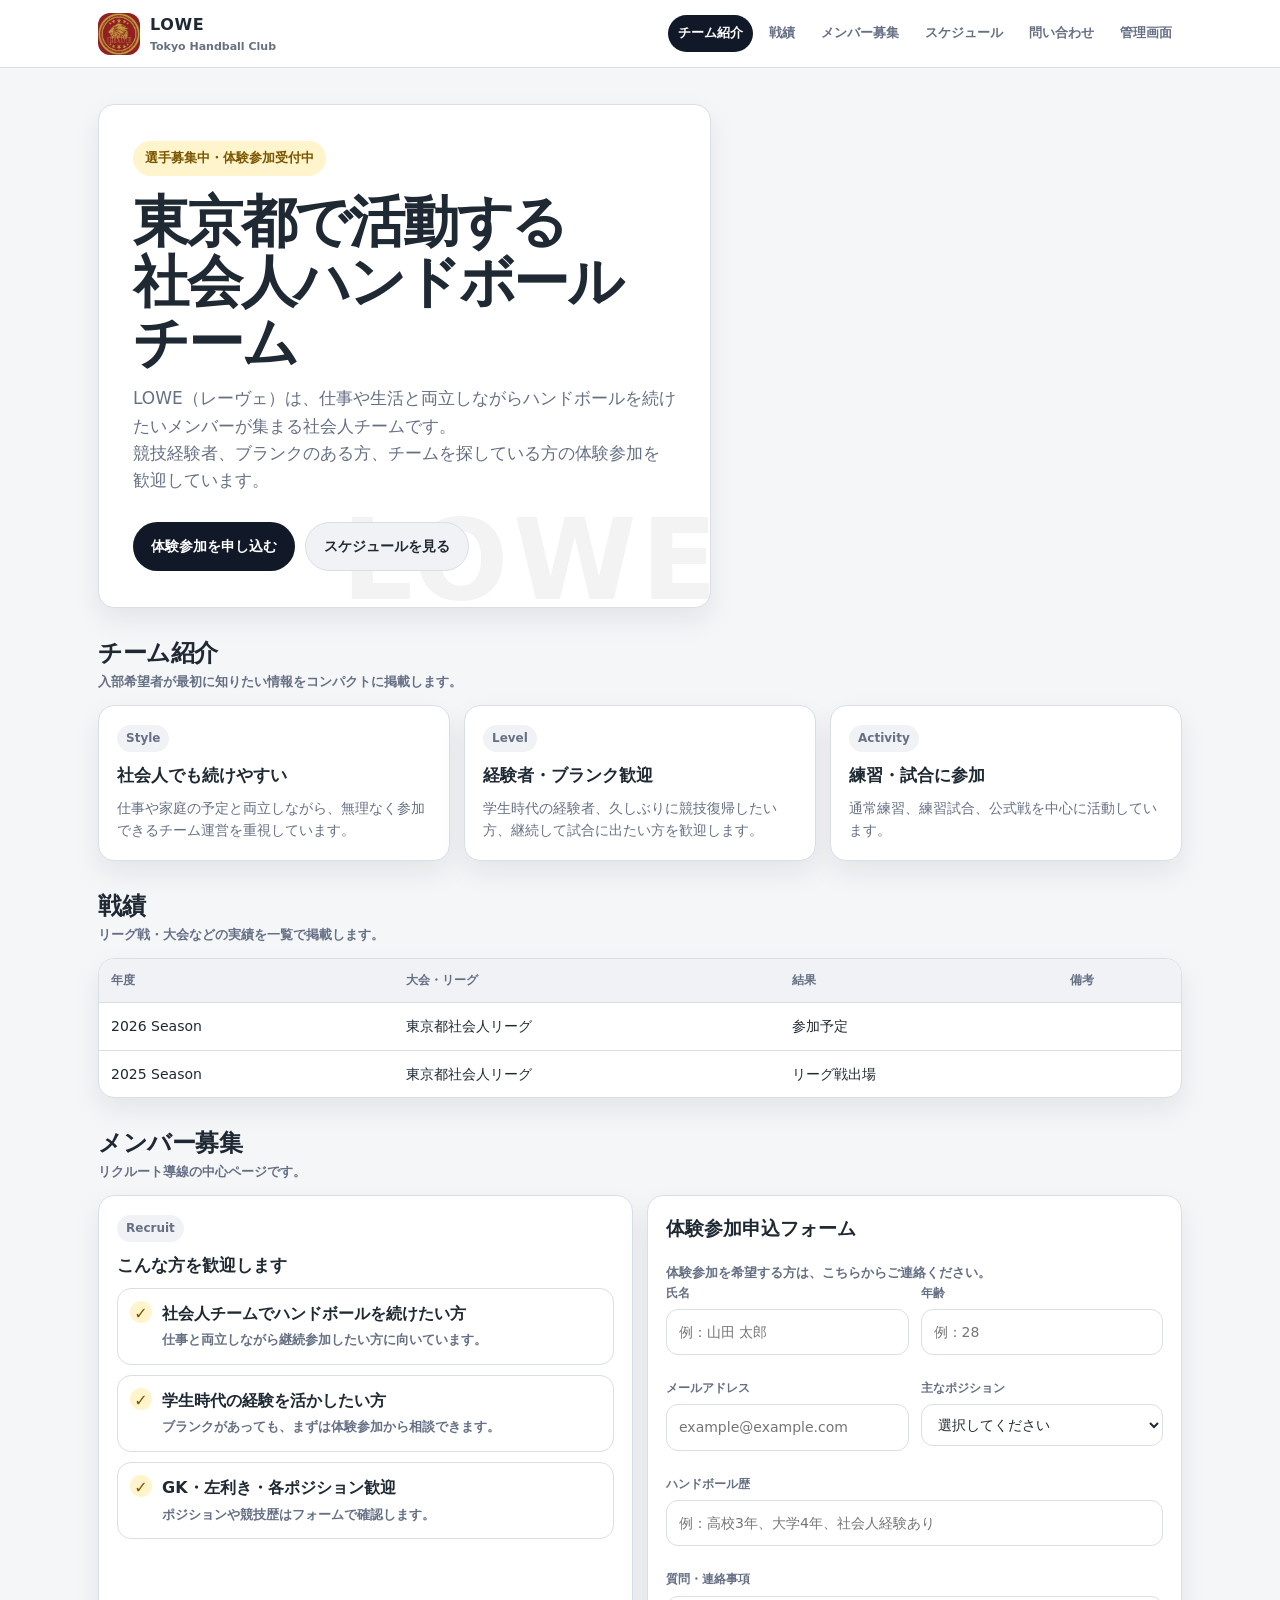
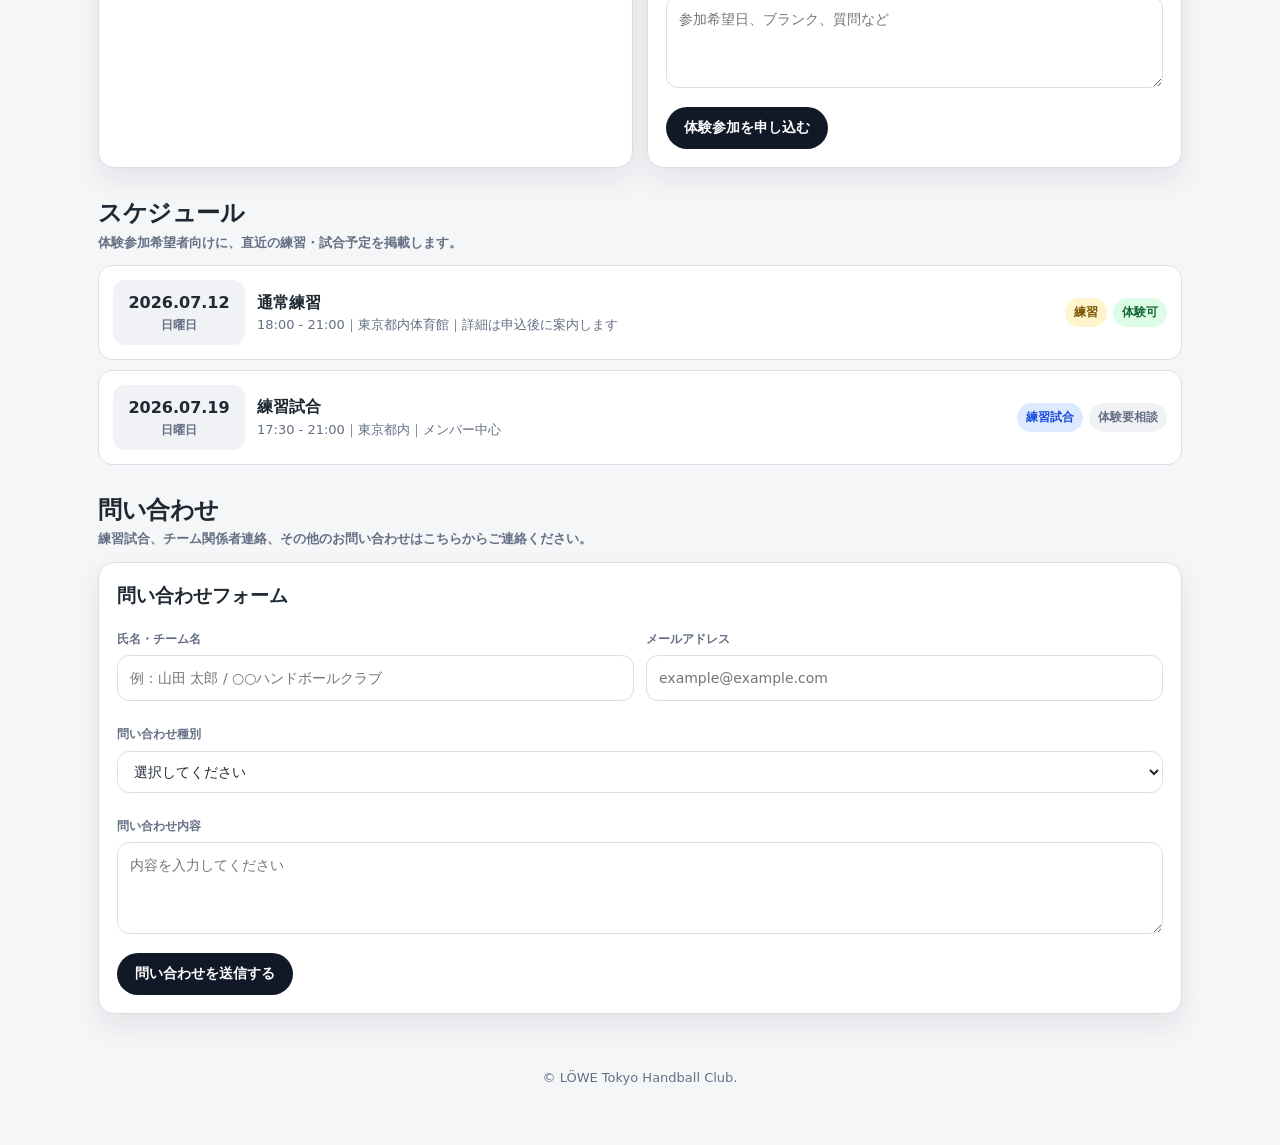
<file: index.html>
<!DOCTYPE html>
<html lang="ja">
<head>
  <meta charset="UTF-8">
  <meta name="viewport" content="width=device-width, initial-scale=1.0">
  <title>LÖWE｜東京都社会人ハンドボールクラブ</title>
  <meta name="description" content="LÖWE（レーヴェ）は東京都で活動する社会人ハンドボールクラブです。選手募集、体験参加、練習・試合予定を掲載しています。">
  <link rel="stylesheet" href="./styles.css">
</head>
<body>
  <header class="site-header">
    <div class="header-inner">
      <a href="./index.html#top" class="brand"><span class="brand-mark"><img src="./images/logo.png" alt="LOWE logo" onerror="this.style.display='none'; this.parentElement.classList.add('logo-fallback');"></span><span>LOWE<span class="brand-sub">Tokyo Handball Club</span></span></a>
      <nav class="nav" aria-label="メニュー">
        <a href="#about">チーム紹介</a>
        <a href="#records">戦績</a>
        <a href="#recruit">メンバー募集</a>
        <a href="#schedule">スケジュール</a>
        <a href="#contact">問い合わせ</a>
        <a href="./admin.html">管理画面</a>
      </nav>
    </div>
  </header>

  <main id="top" class="container">
    <section class="hero">
      <div class="hero-main">
        <div>
          <span id="heroBadge" class="badge">読み込み中...</span>
          <h1 id="heroTitle"></h1>
          <p id="heroLead" class="lead"></p>
        </div>
        <div class="hero-actions">
          <a id="heroPrimaryButton" class="btn btn-primary" href="#recruit"></a>
          <a id="heroSecondaryButton" class="btn btn-secondary" href="#schedule"></a>
        </div>
      </div>
      <div id="heroGallery" class="hero-gallery hidden"></div>
    </section>

    <section id="about" class="section">
      <div class="section-head"><div><h2>チーム紹介</h2><p id="aboutNote" class="section-note"></p></div></div>
      <div id="aboutCards" class="grid-3"></div>
    </section>

    <section id="records" class="section">
      <div class="section-head"><div><h2>戦績</h2><p class="section-note">リーグ戦・大会などの実績を一覧で掲載します。</p></div></div>
      <div class="table-wrap compact-table">
        <table><thead><tr><th>年度</th><th>大会・リーグ</th><th>結果</th><th>備考</th></tr></thead><tbody id="recordList"></tbody></table>
      </div>
    </section>

    <section id="recruit" class="section">
      <div class="section-head"><div><h2>メンバー募集</h2><p id="recruitNote" class="section-note"></p></div></div>
      <div class="grid-2">
        <div class="card"><span class="card-kicker">Recruit</span><h3 id="recruitTitle"></h3><ul id="recruitList" class="recruit-list"></ul></div>
        <div class="form-box">
          <h3 style="margin-top:0;">体験参加申込フォーム</h3>
          <p class="section-note">体験参加を希望する方は、こちらからご連絡ください。</p>
          <form id="trialForm">
            <div class="form-grid">
              <div class="form-row"><label for="name">氏名</label><input id="name" type="text" placeholder="例：山田 太郎" required></div>
              <div class="form-row"><label for="age">年齢</label><input id="age" type="number" placeholder="例：28"></div>
              <div class="form-row"><label for="email">メールアドレス</label><input id="email" type="email" placeholder="example@example.com" required></div>
              <div class="form-row"><label for="position">主なポジション</label><select id="position" required><option value="">選択してください</option><option>GK</option><option>LW</option><option>RW</option><option>PV</option><option>CB</option><option>LB</option><option>RB</option><option>複数ポジション可</option></select></div>
              <div class="form-row full"><label for="history">ハンドボール歴</label><input id="history" type="text" placeholder="例：高校3年、大学4年、社会人経験あり"></div>
              <div class="form-row full"><label for="message">質問・連絡事項</label><textarea id="message" placeholder="参加希望日、ブランク、質問など"></textarea></div>
            </div>
            <button class="btn btn-primary" type="submit">体験参加を申し込む</button>
            <div id="formNotice" class="notice">体験参加申込を送信しました。</div>
          </form>
        </div>
      </div>
    </section>

    <section id="schedule" class="section">
      <div class="section-head"><div><h2>スケジュール</h2><p class="section-note">体験参加希望者向けに、直近の練習・試合予定を掲載します。</p></div></div>
      <div id="scheduleList" class="schedule-list"></div>
    </section>

    <section id="contact" class="section">
      <div class="section-head"><div><h2>問い合わせ</h2><p class="section-note">練習試合、チーム関係者連絡、その他のお問い合わせはこちらからご連絡ください。</p></div></div>
      <div class="form-box">
        <h3 style="margin-top:0;">問い合わせフォーム</h3>
        <form id="contactForm">
          <div class="form-grid">
            <div class="form-row"><label for="contactName">氏名・チーム名</label><input id="contactName" type="text" placeholder="例：山田 太郎 / ○○ハンドボールクラブ" required></div>
            <div class="form-row"><label for="contactEmail">メールアドレス</label><input id="contactEmail" type="email" placeholder="example@example.com" required></div>
            <div class="form-row full"><label for="contactCategory">問い合わせ種別</label><select id="contactCategory" required><option value="">選択してください</option><option>練習試合の相談</option><option>合同練習の相談</option><option>大会・関係者連絡</option><option>その他</option></select></div>
            <div class="form-row full"><label for="contactMessage">問い合わせ内容</label><textarea id="contactMessage" placeholder="内容を入力してください" required></textarea></div>
          </div>
          <button class="btn btn-primary" type="submit">問い合わせを送信する</button>
          <div id="contactNotice" class="notice">問い合わせを送信しました。</div>
        </form>
      </div>
    </section>

    <footer class="footer">© LÖWE Tokyo Handball Club.</footer>
  </main>

  <script>window.LOWE_CONFIG = { API_URL: 'https://script.google.com/macros/s/AKfycbwyia8Nlp12G9dh4fAoDj5HJZ_Hp--eAXgDvvhFyzN0VoirF3Um8paBgnr2kawOHe3fKA/exec' };</script>
  <script src="./app.js"></script>
</body>
</html>
</file>
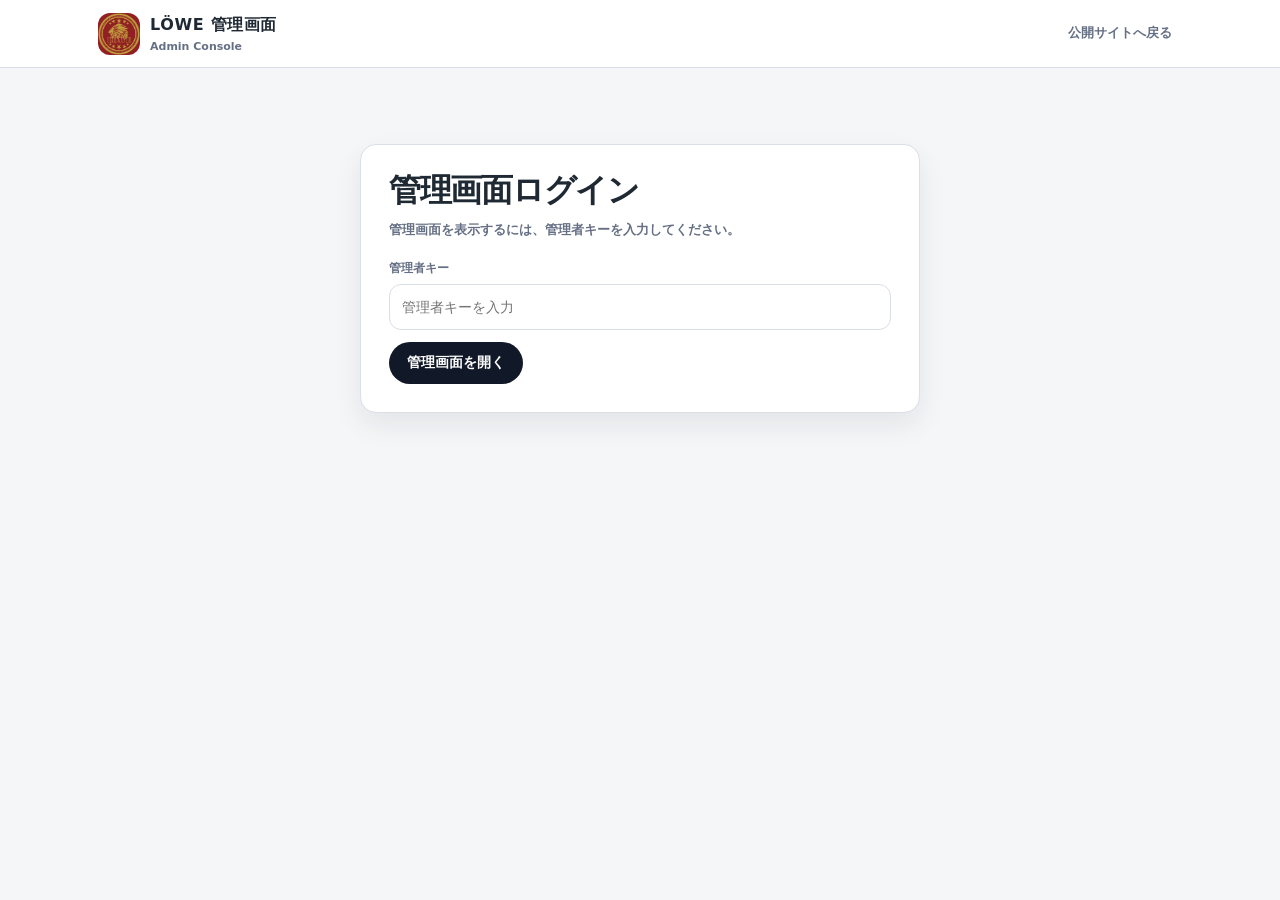
<file: admin.html>
<!DOCTYPE html>
<html lang="ja">
<head>
  <meta charset="UTF-8">
  <meta name="viewport" content="width=device-width, initial-scale=1.0">
  <title>LÖWE｜管理画面</title>
  <link rel="stylesheet" href="./styles.css">
</head>
<body>
  <header class="site-header">
    <div class="header-inner">
      <a href="./index.html#top" class="brand"><span class="brand-mark"><img src="./images/logo.png" alt="LOWE logo" onerror="this.style.display='none'; this.parentElement.classList.add('logo-fallback');"></span><span>LÖWE 管理画面<span class="brand-sub">Admin Console</span></span></a>
      <nav class="nav" aria-label="メニュー"><a href="./index.html">公開サイトへ戻る</a></nav>
    </div>
  </header>

  <main class="container">
    <section id="adminLogin" class="section">
      <div class="admin-login-card">
        <h1 style="font-size:32px;margin-top:0;">管理画面ログイン</h1>
        <p class="section-note">管理画面を表示するには、管理者キーを入力してください。</p>
        <form id="adminLoginForm" style="margin-top:18px;">
          <div class="form-row"><label for="adminKeyInput">管理者キー</label><input id="adminKeyInput" type="password" placeholder="管理者キーを入力" required></div>
          <button class="btn btn-primary" type="submit">管理画面を開く</button>
          <div id="loginNotice" class="notice">ログインしました。</div>
        </form>
      </div>
    </section>

    <section id="adminApp" class="section hidden">
      <div class="section-head"><div><h2>管理画面</h2><p class="section-note">タブを切り替えて各コンテンツを編集できます。</p></div></div>
      <div class="admin-box">
        <div class="admin-note">保存内容はGoogleスプレッドシートに反映され、公開サイト側にも表示されます。</div>
        <div class="admin-tabs" role="tablist">
          <button class="tab-btn active" type="button" data-tab="tabTop">トップページ</button>
          <button class="tab-btn" type="button" data-tab="tabAbout">チーム紹介</button>
          <button class="tab-btn" type="button" data-tab="tabRecruit">メンバー募集</button>
          <button class="tab-btn" type="button" data-tab="tabRecords">戦績</button>
          <button class="tab-btn" type="button" data-tab="tabSchedule">スケジュール</button>
        </div>

        <div id="tabTop" class="tab-panel active">
          <form id="topForm">
            <h3 style="margin-top:0;">トップページ編集</h3>
            <div class="form-grid">
              <div class="form-row full"><label for="editBadge">募集バッジ</label><input id="editBadge" type="text"></div>
              <div class="form-row full"><label for="editTitle">メイン見出し</label><textarea id="editTitle"></textarea></div>
              <div class="form-row full"><label for="editLead">説明文</label><textarea id="editLead"></textarea></div>
              <div class="form-row"><label for="editPrimaryText">メインボタン文言</label><input id="editPrimaryText" type="text"></div>
              <div class="form-row"><label for="editPrimaryLink">メインボタンリンク</label><input id="editPrimaryLink" type="text"></div>
              <div class="form-row"><label for="editSecondaryText">サブボタン文言</label><input id="editSecondaryText" type="text"></div>
              <div class="form-row"><label for="editSecondaryLink">サブボタンリンク</label><input id="editSecondaryLink" type="text"></div>
              <div class="form-row full"><label for="editImage1">トップ画像1 URL</label><input id="editImage1" type="url" placeholder="https://..."></div>
              <div class="form-row full"><label for="editImage2">トップ画像2 URL</label><input id="editImage2" type="url" placeholder="https://..."></div>
              <div class="form-row full"><label for="editImage3">トップ画像3 URL</label><input id="editImage3" type="url" placeholder="https://..."></div>
            </div>
            <div class="admin-actions"><button class="btn btn-primary" type="submit">トップページを保存する</button></div>
            <div id="topNotice" class="notice">トップページを更新しました。</div>
          </form>
        </div>

        <div id="tabAbout" class="tab-panel">
          <form id="aboutForm">
            <h3 style="margin-top:0;">チーム紹介編集</h3>
            <div class="form-row full"><label for="editAboutNote">チーム紹介の補足文</label><input id="editAboutNote" type="text"></div>
            <div id="aboutEditArea"></div>
            <div class="admin-actions"><button class="btn btn-primary" type="submit">チーム紹介を保存する</button></div>
            <div id="aboutNotice" class="notice">チーム紹介を更新しました。</div>
          </form>
        </div>

        <div id="tabRecruit" class="tab-panel">
          <form id="recruitForm">
            <h3 style="margin-top:0;">メンバー募集編集</h3>
            <div class="form-row full"><label for="editRecruitNote">メンバー募集の補足文</label><input id="editRecruitNote" type="text"></div>
            <div class="form-row full"><label for="editRecruitTitle">募集欄の見出し</label><input id="editRecruitTitle" type="text"></div>
            <div id="recruitEditArea"></div>
            <div class="admin-actions"><button class="btn btn-primary" type="submit">メンバー募集を保存する</button></div>
            <div id="recruitNotice" class="notice">メンバー募集を更新しました。</div>
          </form>
        </div>

        <div id="tabRecords" class="tab-panel">
          <h3 style="margin-top:0;">戦績登録・更新</h3>
          <form id="recordForm">
            <input id="recordId" type="hidden">
            <div class="form-grid">
              <div class="form-row"><label for="recordSeason">年度・シーズン</label><input id="recordSeason" type="text" placeholder="例：2026 Season" required></div>
              <div class="form-row"><label for="recordCompetition">大会・リーグ名</label><input id="recordCompetition" type="text" placeholder="例：東京都社会人リーグ" required></div>
              <div class="form-row full"><label for="recordResult">結果</label><input id="recordResult" type="text" placeholder="例：2部リーグ 3位"></div>
              <div class="form-row full"><label for="recordNote">備考</label><textarea id="recordNote" placeholder="例：新体制でリーグ戦に参加。"></textarea></div>
            </div>
            <div class="admin-actions"><button class="btn btn-primary" type="submit">登録・更新する</button><button id="clearRecordForm" class="btn btn-secondary" type="button">入力をクリア</button></div>
            <div id="recordNotice" class="notice">戦績を更新しました。</div>
          </form>
          <div style="height:16px;"></div>
          <div class="table-wrap"><table><thead><tr><th>年度</th><th>大会・リーグ</th><th>結果</th><th>備考</th><th>操作</th></tr></thead><tbody id="recordAdminTable"></tbody></table></div>
        </div>

        <div id="tabSchedule" class="tab-panel">
          <h3 style="margin-top:0;">スケジュール登録・更新</h3>
          <form id="scheduleForm">
            <input id="scheduleId" type="hidden">
            <div class="form-grid">
              <div class="form-row"><label for="scheduleDate">日付</label><input id="scheduleDate" type="date" required></div>
              <div class="form-row"><label for="scheduleType">種別</label><select id="scheduleType"><option>練習</option><option>練習試合</option><option>公式戦</option><option>イベント</option></select></div>
              <div class="form-row"><label for="scheduleStartTime">開始時間</label><input id="scheduleStartTime" type="time"></div>
              <div class="form-row"><label for="scheduleEndTime">終了時間</label><input id="scheduleEndTime" type="time"></div>
              <div class="form-row"><label for="scheduleTitleInput">内容</label><input id="scheduleTitleInput" type="text" placeholder="例：通常練習" required></div>
              <div class="form-row"><label for="schedulePlace">場所</label><input id="schedulePlace" type="text" placeholder="例：東京都内体育館"></div>
              <div class="form-row"><label for="scheduleTrialStatus">体験参加</label><select id="scheduleTrialStatus"><option>可</option><option>要相談</option><option>不可</option></select></div>
              <div class="form-row"><label for="scheduleNote">公開メモ</label><input id="scheduleNote" type="text" placeholder="例：詳細は申込後に案内します"></div>
            </div>
            <div class="admin-actions"><button class="btn btn-primary" type="submit">登録・更新する</button><button id="clearScheduleForm" class="btn btn-secondary" type="button">入力をクリア</button></div>
            <div id="scheduleNotice" class="notice">スケジュールを更新しました。</div>
          </form>
          <div style="height:16px;"></div>
          <div class="table-wrap"><table><thead><tr><th>日付</th><th>内容</th><th>時間</th><th>場所</th><th>種別</th><th>体験参加</th><th>操作</th></tr></thead><tbody id="scheduleAdminTable"></tbody></table></div>
        </div>
      </div>
    </section>
  </main>

  <script>window.LOWE_CONFIG = { API_URL: 'https://script.google.com/macros/s/AKfycbwyia8Nlp12G9dh4fAoDj5HJZ_Hp--eAXgDvvhFyzN0VoirF3Um8paBgnr2kawOHe3fKA/exec' };</script>
  <script src="./admin.js"></script>
</body>
</html>
</file>
<file: styles.css>
:root {
  --bg: #f5f6f8;
  --surface: #ffffff;
  --surface-soft: #f0f2f5;
  --text: #1f2933;
  --muted: #667085;
  --line: #d9dee7;
  --main: #111827;
  --accent: #d7a21b;
  --accent-soft: #fff4cc;
  --red: #c2410c;
  --radius: 16px;
  --shadow: 0 12px 28px rgba(16, 24, 40, 0.08);
}

* { box-sizing: border-box; }
html { scroll-behavior: smooth; }
body {
  margin: 0;
  font-family: system-ui, -apple-system, BlinkMacSystemFont, "Segoe UI", sans-serif;
  color: var(--text);
  background: var(--bg);
  line-height: 1.6;
}
a { color: inherit; text-decoration: none; }
.hidden { display: none !important; }

.site-header {
  position: sticky;
  top: 0;
  z-index: 20;
  background: rgba(255, 255, 255, 0.94);
  border-bottom: 1px solid var(--line);
  backdrop-filter: blur(10px);
}
.header-inner {
  max-width: 1120px;
  margin: 0 auto;
  padding: 12px 18px;
  display: flex;
  align-items: center;
  justify-content: space-between;
  gap: 16px;
}
.brand {
  display: flex;
  align-items: center;
  gap: 10px;
  font-weight: 800;
  letter-spacing: 0.04em;
}
.brand-mark {
  width: 42px;
  height: 42px;
  border-radius: 12px;
  background: var(--main);
  color: var(--accent);
  display: grid;
  place-items: center;
  overflow: hidden;
  flex: 0 0 auto;
}

.brand-mark img {
  width: 100%;
  height: 100%;
  object-fit: cover;
  display: block;
}

.brand-mark.logo-fallback::before {
  content: "L";
  font-size: 22px;
  font-weight: 900;
}
.brand-sub {
  display: block;
  font-size: 11px;
  color: var(--muted);
  font-weight: 600;
  letter-spacing: 0;
}
.nav {
  display: flex;
  gap: 6px;
  flex-wrap: wrap;
  justify-content: flex-end;
}
.nav a {
  padding: 8px 10px;
  border-radius: 999px;
  font-size: 13px;
  color: var(--muted);
  font-weight: 700;
}
.nav a:hover { background: var(--surface-soft); color: var(--text); }

.nav a.active { background: var(--main); color: #ffffff; }
.container {
  max-width: 1120px;
  margin: 0 auto;
  padding: 22px 18px 56px;
}
.hero {
  display: grid;
  grid-template-columns: minmax(0, 1.15fr) minmax(320px, 0.85fr);
  gap: 18px;
  margin-top: 14px;
  align-items: stretch;
}
.hero-main,
.hero-gallery,
.card,
.form-box,
.admin-box,
.admin-login-card {
  background: var(--surface);
  border: 1px solid var(--line);
  border-radius: var(--radius);
  box-shadow: var(--shadow);
}
.admin-login-card {
  max-width: 560px;
  margin: 54px auto 0;
  padding: 28px;
}
.hero-main {
  padding: 36px 34px;
  min-height: 360px;
  display: flex;
  flex-direction: column;
  justify-content: space-between;
  overflow: hidden;
  position: relative;
}
.hero-main::after {
  content: "LOWE";
  position: absolute;
  right: -12px;
  bottom: -44px;
  font-size: 112px;
  font-weight: 900;
  color: rgba(17, 24, 39, 0.05);
  letter-spacing: 0.04em;
  pointer-events: none;
}
.hero-gallery {
  padding: 14px;
  display: grid;
  grid-template-columns: 1.15fr 0.85fr;
  grid-template-rows: 1fr 1fr;
  gap: 10px;
  min-height: 360px;
}
.hero-gallery.hidden { display: none; }
.hero-img {
  width: 100%;
  height: 100%;
  border-radius: 14px;
  object-fit: cover;
  background: var(--surface-soft);
  display: block;
}
.hero-img-main { grid-row: 1 / 3; }
.hero-gallery.one { grid-template-columns: 1fr; grid-template-rows: 1fr; }
.hero-gallery.one .hero-img-main { grid-row: auto; }
.hero-gallery.two { grid-template-columns: 1fr 1fr; grid-template-rows: 1fr; }
.hero-gallery.two .hero-img-main { grid-row: auto; }

.badge {
  display: inline-flex;
  width: fit-content;
  padding: 7px 12px;
  border-radius: 999px;
  background: var(--accent-soft);
  color: #7a5600;
  font-size: 13px;
  font-weight: 800;
}
h1 {
  margin: 16px 0 12px;
  font-size: clamp(32px, 5vw, 56px);
  line-height: 1.08;
  letter-spacing: -0.04em;
  white-space: pre-line;
}
.lead {
  margin: 0;
  max-width: 820px;
  font-size: 17px;
  color: var(--muted);
  font-weight: 500;
  white-space: pre-line;
  position: relative;
  z-index: 1;
}
.hero-actions {
  display: flex;
  flex-wrap: wrap;
  gap: 10px;
  margin-top: 28px;
  position: relative;
  z-index: 1;
}
.btn {
  appearance: none;
  border: 0;
  border-radius: 999px;
  padding: 12px 18px;
  font-size: 14px;
  font-weight: 800;
  cursor: pointer;
  display: inline-flex;
  align-items: center;
  justify-content: center;
  gap: 8px;
  transition: 0.16s ease;
}
.btn-primary { background: var(--main); color: #ffffff; }
.btn-primary:hover {
  transform: translateY(-1px);
  box-shadow: 0 10px 18px rgba(17, 24, 39, 0.18);
}
.btn-secondary {
  background: var(--surface-soft);
  color: var(--text);
  border: 1px solid var(--line);
}
.btn-danger {
  background: #fff1f2;
  color: #be123c;
  border: 1px solid #fecdd3;
}
.btn-small { padding: 8px 12px; font-size: 12px; }

.section { margin-top: 26px; }
.section-head {
  display: flex;
  align-items: flex-end;
  justify-content: space-between;
  gap: 16px;
  margin-bottom: 12px;
}
.section h2 { margin: 0; font-size: 24px; letter-spacing: -0.02em; }
.section-note {
  margin: 0;
  color: var(--muted);
  font-size: 13px;
  font-weight: 600;
}
.grid-3 {
  display: grid;
  grid-template-columns: repeat(3, 1fr);
  gap: 14px;
}
.grid-2 {
  display: grid;
  grid-template-columns: repeat(2, 1fr);
  gap: 14px;
}
.card { padding: 18px; }
.card-kicker {
  display: inline-flex;
  padding: 4px 9px;
  border-radius: 999px;
  background: var(--surface-soft);
  color: var(--muted);
  font-size: 12px;
  font-weight: 800;
  margin-bottom: 10px;
}
.card h3 { margin: 0 0 8px; font-size: 17px; }
.card p {
  margin: 0;
  color: var(--muted);
  font-size: 14px;
  white-space: pre-line;
}
.recruit-list {
  display: grid;
  gap: 10px;
  margin: 0;
  padding: 0;
  list-style: none;
}
.recruit-list li {
  display: flex;
  gap: 10px;
  align-items: flex-start;
  padding: 12px;
  border: 1px solid var(--line);
  border-radius: 14px;
  background: #ffffff;
}
.check {
  width: 22px;
  height: 22px;
  border-radius: 999px;
  display: grid;
  place-items: center;
  background: var(--accent-soft);
  color: #7a5600;
  font-weight: 900;
  flex: 0 0 auto;
}
.form-box, .admin-box { padding: 18px; }
label {
  display: block;
  margin-bottom: 6px;
  color: var(--muted);
  font-size: 12px;
  font-weight: 800;
}
input, select, textarea {
  width: 100%;
  padding: 11px 12px;
  border: 1px solid var(--line);
  border-radius: 12px;
  background: #ffffff;
  font: inherit;
  font-size: 14px;
  color: var(--text);
}
input[type="date"], input[type="time"] { min-height: 46px; }
textarea { min-height: 92px; resize: vertical; }
.form-grid {
  display: grid;
  grid-template-columns: repeat(2, 1fr);
  gap: 12px;
}
.form-row { margin-bottom: 12px; }
.full { grid-column: 1 / -1; }

.schedule-list { display: grid; gap: 10px; }
.schedule-item {
  display: grid;
  grid-template-columns: 132px 1fr auto;
  gap: 12px;
  align-items: center;
  padding: 14px;
  border: 1px solid var(--line);
  border-radius: 14px;
  background: var(--surface);
}
.date-box {
  padding: 10px;
  border-radius: 12px;
  background: var(--surface-soft);
  text-align: center;
  font-weight: 900;
}
.date-box span {
  display: block;
  color: var(--muted);
  font-size: 12px;
  font-weight: 800;
}
.schedule-title { font-weight: 900; }
.schedule-meta { color: var(--muted); font-size: 13px; }
.tag {
  display: inline-flex;
  align-items: center;
  padding: 5px 9px;
  border-radius: 999px;
  background: var(--surface-soft);
  color: var(--muted);
  font-size: 12px;
  font-weight: 800;
  white-space: nowrap;
}
.tag.open { background: var(--accent-soft); color: #7a5600; }
.tag.match { background: #dbeafe; color: #1d4ed8; }
.tag.trial-ok { background: #dcfce7; color: #166534; }
.tag.trial-ng { background: #ffedd5; color: #9a3412; }

.table-wrap {
  overflow-x: auto;
  background: var(--surface);
  border: 1px solid var(--line);
  border-radius: var(--radius);
  box-shadow: var(--shadow);
}
table {
  width: 100%;
  min-width: 720px;
  border-collapse: collapse;
  font-size: 14px;
}
th, td {
  padding: 12px;
  border-bottom: 1px solid var(--line);
  text-align: left;
  white-space: nowrap;
}
th {
  background: var(--surface-soft);
  color: var(--muted);
  font-size: 12px;
  font-weight: 900;
}
tr:last-child td { border-bottom: 0; }
.compact-table table { min-width: 620px; }

.notice {
  padding: 13px 14px;
  border-radius: 14px;
  background: var(--accent-soft);
  color: #7a5600;
  font-size: 13px;
  font-weight: 800;
  margin-top: 12px;
  display: none;
}
.notice.error {
  background: #fff1f2;
  color: #be123c;
}
.admin-note {
  padding: 14px;
  border-radius: 14px;
  background: #eef2ff;
  color: #3730a3;
  font-size: 13px;
  font-weight: 700;
  margin-bottom: 14px;
}
.admin-tabs {
  display: flex;
  flex-wrap: wrap;
  gap: 8px;
  margin-bottom: 16px;
  padding: 8px;
  background: var(--surface-soft);
  border-radius: 999px;
}
.tab-btn {
  border: 0;
  border-radius: 999px;
  padding: 10px 14px;
  background: transparent;
  color: var(--muted);
  font-weight: 900;
  cursor: pointer;
  font-size: 13px;
}
.tab-btn.active { background: var(--main); color: #ffffff; }
.tab-panel { display: none; }
.tab-panel.active { display: block; }
.admin-actions {
  display: flex;
  flex-wrap: wrap;
  gap: 10px;
  margin-top: 4px;
}
.admin-card {
  padding: 14px;
  border: 1px solid var(--line);
  border-radius: 14px;
  background: #ffffff;
  margin-bottom: 12px;
}
.footer {
  margin-top: 34px;
  padding: 20px 0 0;
  color: var(--muted);
  font-size: 13px;
  text-align: center;
}

@media (max-width: 920px) {
  .hero { grid-template-columns: 1fr; }
  .hero-gallery { min-height: 280px; }
}
@media (max-width: 860px) {
  .grid-3, .grid-2 { grid-template-columns: 1fr; }
  .form-grid { grid-template-columns: 1fr; }
  .schedule-item { grid-template-columns: 1fr; }
  .header-inner {
    align-items: flex-start;
    flex-direction: column;
  }
  .nav { justify-content: flex-start; }
  .hero-main { padding: 24px; }
}
@media (max-width: 520px) {
  .container { padding: 14px 12px 42px; }
  .nav a { padding: 7px 8px; font-size: 12px; }
  .hero-gallery {
    grid-template-columns: 1fr;
    grid-template-rows: repeat(3, 160px);
  }
  .hero-gallery .hero-img-main { grid-row: auto; }
  .admin-tabs { border-radius: 16px; }
  .tab-btn { flex: 1 1 auto; }
}
</file>
